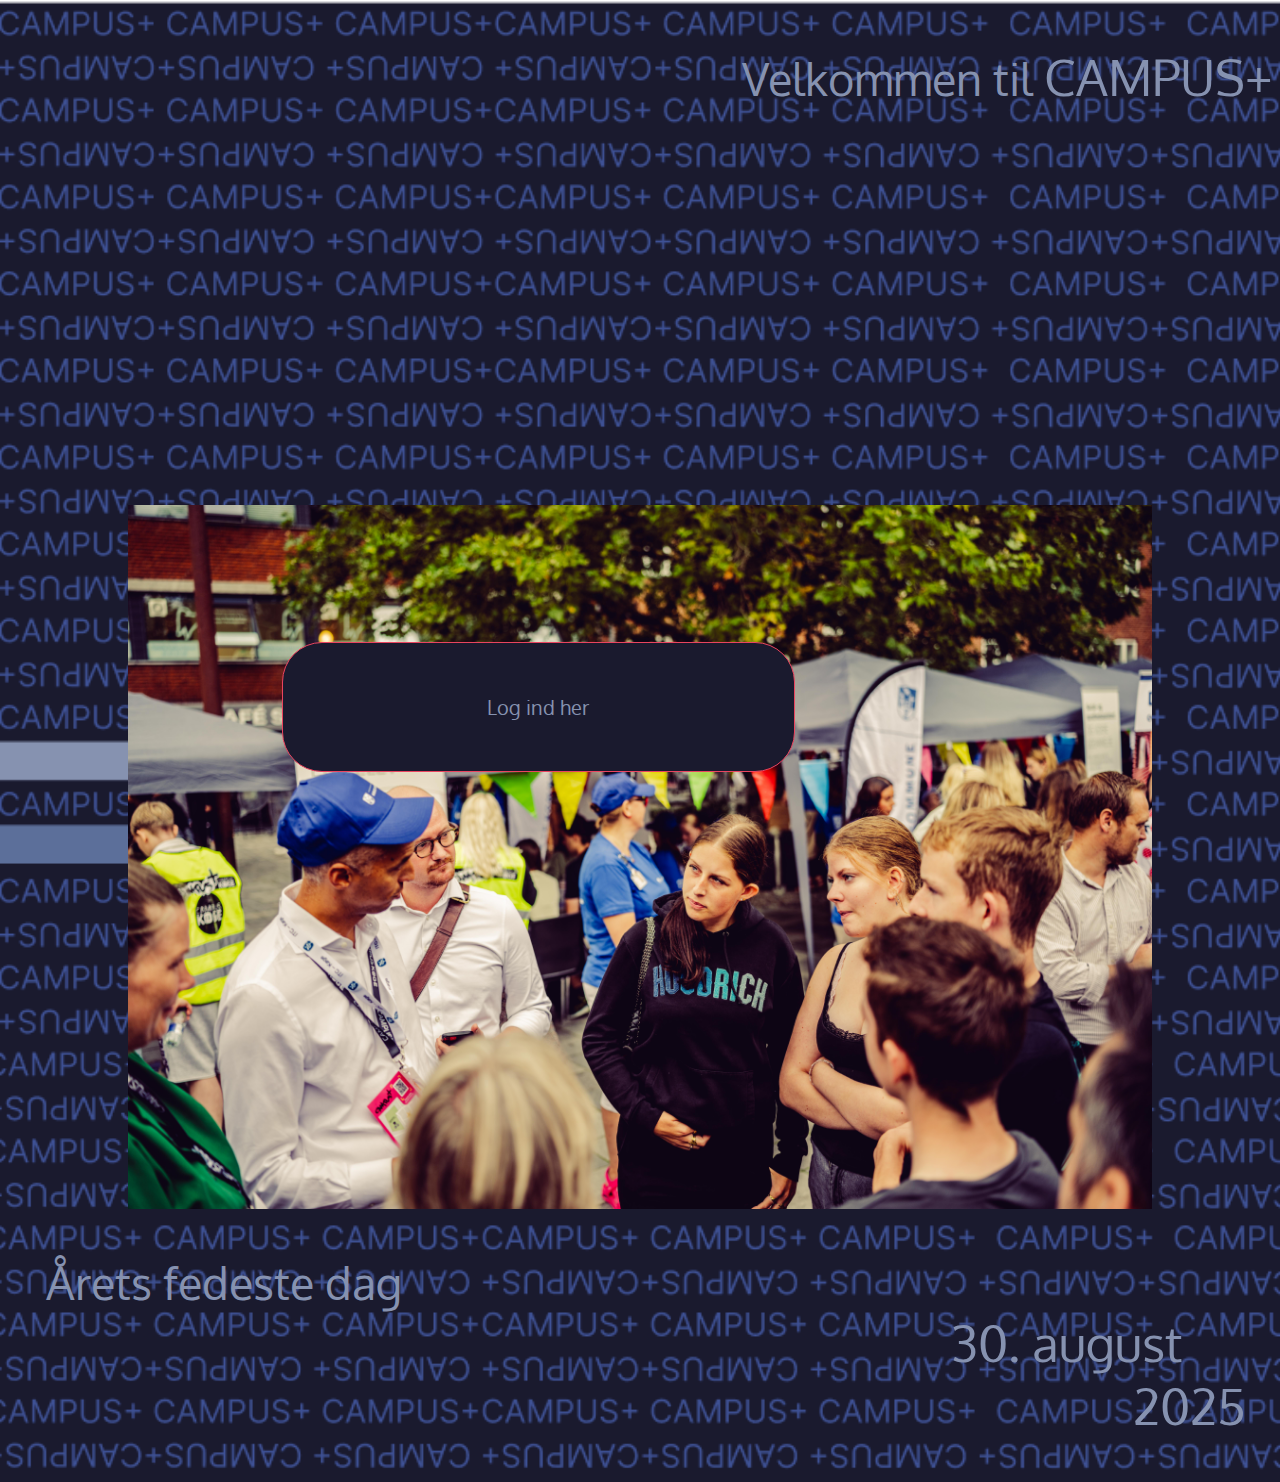
<file: index.html>
<!DOCTYPE html>
<html lang="en">
<head>
    <meta charset="UTF-8">
    <meta name="viewport" content="width=device-width, initial-scale=1" />
    <link rel="stylesheet" href="styles.css">
    <link rel="preconnect" href="https://fonts.googleapis.com">
    <link rel="preconnect" href="https://fonts.gstatic.com" crossorigin>
    <link href="https://fonts.googleapis.com/css2?family=Italianno&family=Merriweather+Sans&family=Montserrat:ital,wght@0,100..900;1,100..900&family=Oxygen:wght@300;400&display=swap" rel="stylesheet">
    <title>Forside</title>

    <style>
        body {
            background-image: url('fotos/baggrund.png');
            background-repeat: no-repeat;
            background-attachment: fixed;
            background-size: cover;
            font-family: 'Oxygen', sans-serif;
        }
    </style>
</head>
<body>

<p id="velkommen">
    Velkommen til
    <span class="større-tekst">CAMPUS+</span>
</p>

<img id="forsidebillede" src="fotos/Marcus%20Eckhoff%20-%20Campus+-87.jpg" alt="forsidebillede">

<p id="årets">
    <span class="left">Årets fedeste dag</span>
    <span class="stor-tekst">30. august</span>
    <span class="stor-tekst1">2025</span>
</p>

<a id="logind" href="logind.html" target="_blank">Log ind her</a>



</body>
</html>
</file>
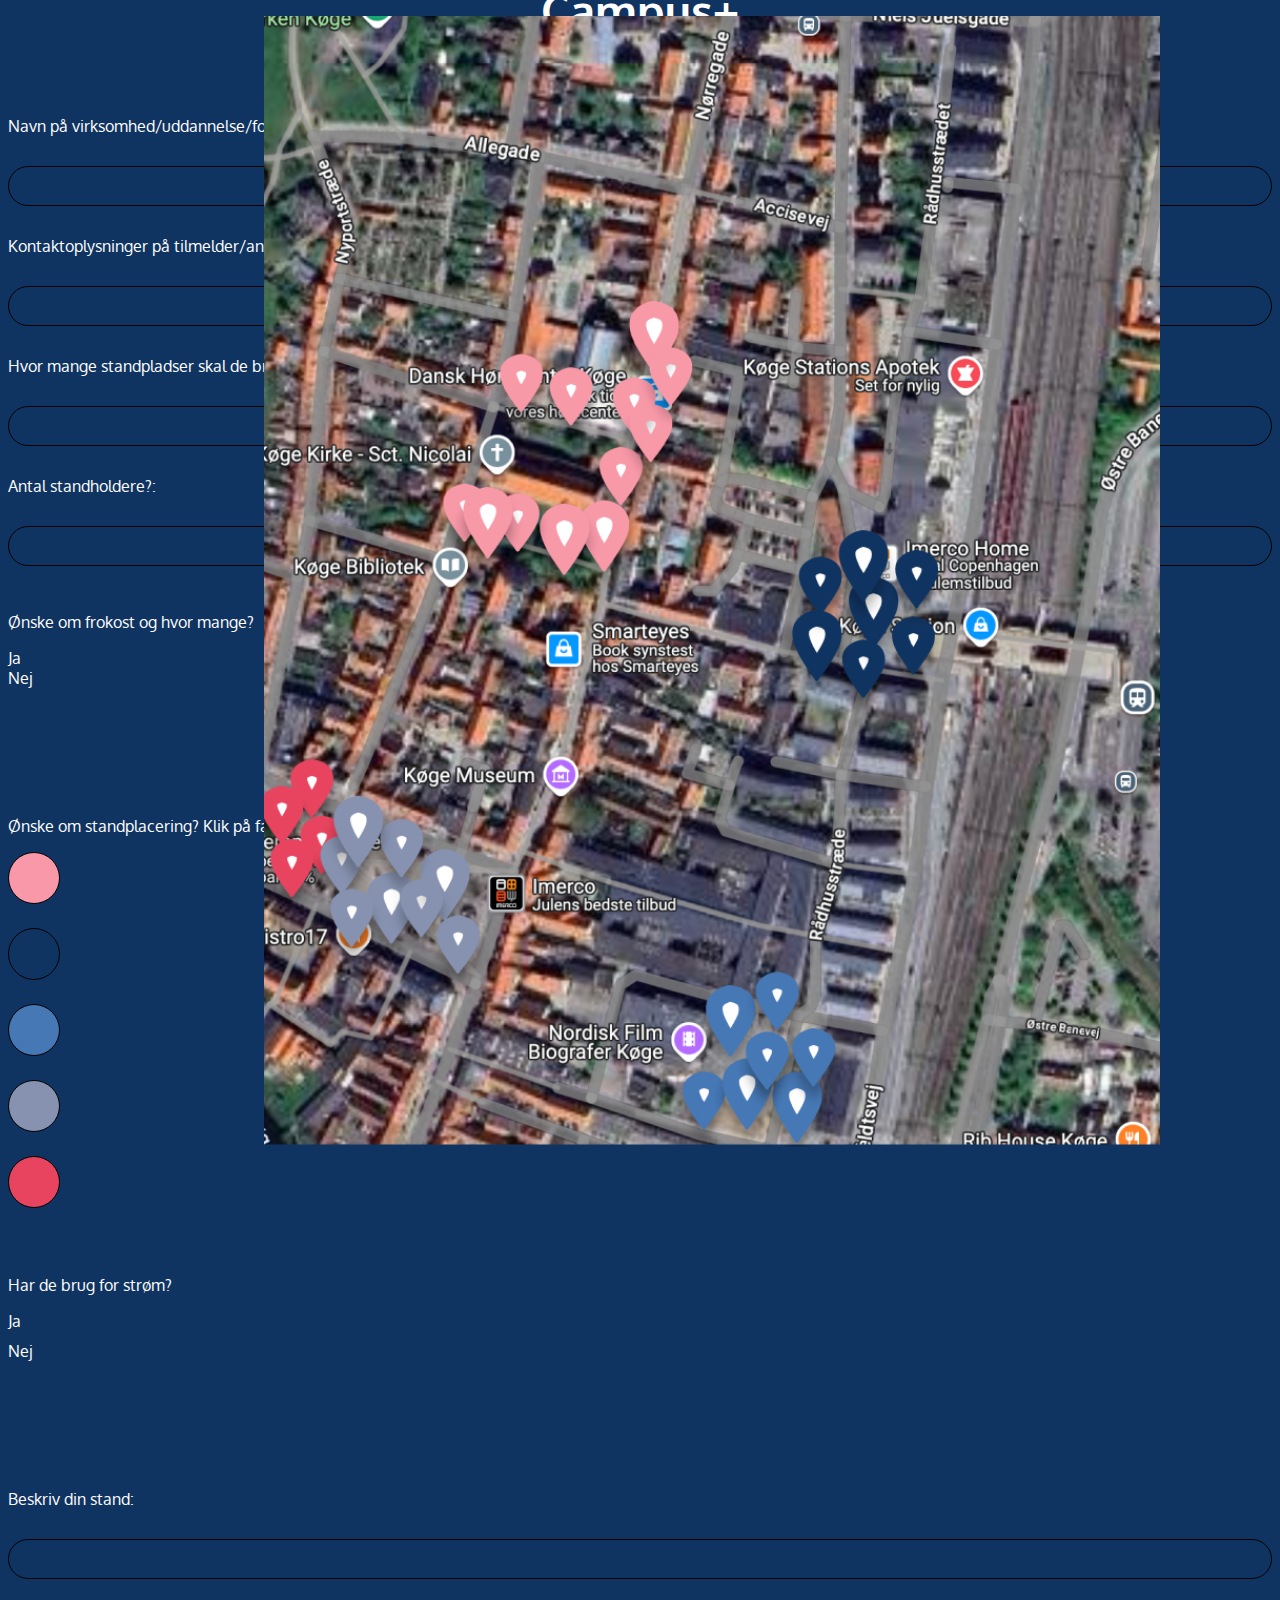
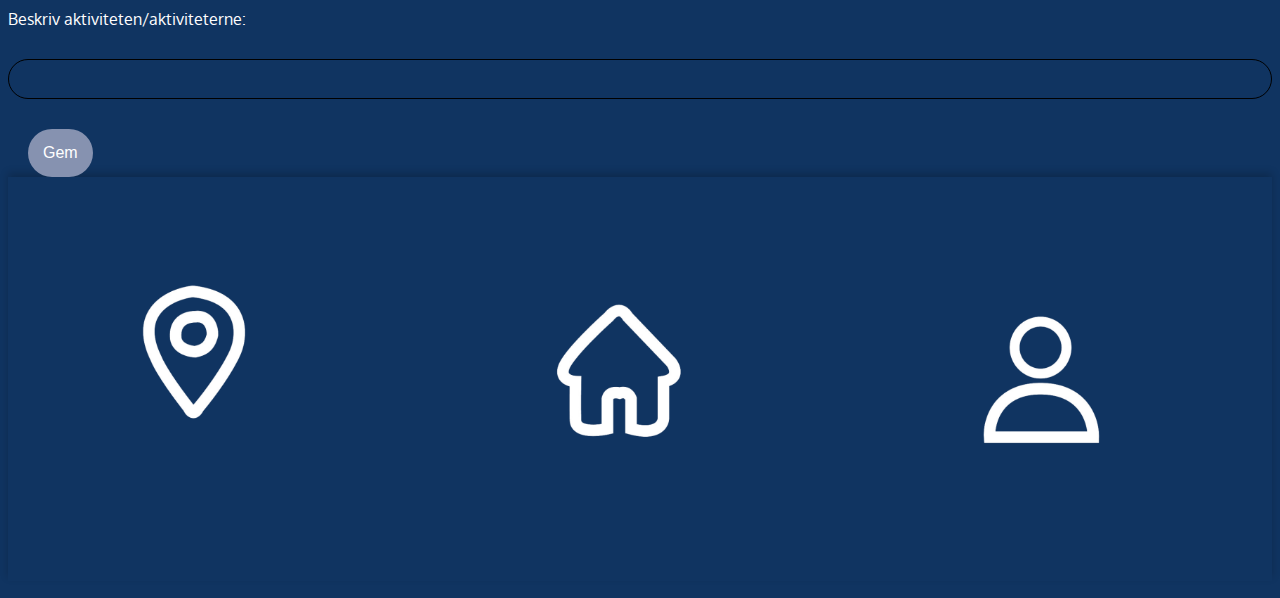
<file: dinstand.html>
<!DOCTYPE html>
<html lang="en">
<head>
  <meta charset="UTF-8">
  <meta name="viewport" content="width=device-width, initial-scale=1" />
  <link rel="stylesheet" href="styles.css">
  <link rel="preconnect" href="https://fonts.googleapis.com">
  <link rel="preconnect" href="https://fonts.gstatic.com" crossorigin>
  <link href="https://fonts.googleapis.com/css2?family=Italianno&family=Merriweather+Sans&family=Montserrat:ital,wght@0,100..900;1,100..900&family=Oxygen:wght@300;400&display=swap" rel="stylesheet">
  <title>Dinstand</title>
  <script src="script.js"></script>

  <style>
    body {
      font-family: 'Oxygen', sans-serif; /* Bruger fonten Oxygen som standard */
    }
  </style>

</head>

<body style="background-color:#103461;">


<h1 id="overskrift2">Campus+</h1>

<h2 id="dinstand"> Din stand</h2>



<form id="standForm">
  <label class="farve" for="vname">Navn på virksomhed/uddannelse/forening:</label><br>
  <input type="text" id="vname" name="vname" class="fælles"><br>

  <label class="farve" for="kontakt">Kontaktoplysninger på tilmelder/ansvarlig for standen:</label><br>
  <input type="text" id="kontakt" name="kontakt" class="fælles"><br>

  <label class="farve" for="stande">Hvor mange standpladser skal de bruge?:</label><br>
  <input type="text" id="stande" name="stande" class="fælles"><br>

  <label class="farve" for="antal">Antal standholdere?:</label><br>
  <input type="text" id="standholdere" name="standholdere" class="fælles"><br>

  <p id="ønsker">Ønske om frokost og hvor mange?</p>
  <form class="radio-form">
    <div class="radio-item">
      <input type="radio" id="ja" name="svar" value="Ja" onclick="toggleFrokostSpørgsmål(this)">
      <label for="ja">Ja</label>
    </div>
    <div class="radio-item">
      <input type="radio" id="nej" name="svar" value="Nej" onclick="toggleFrokostSpørgsmål(this)">
      <label for="nej">Nej</label>
    </div>

    <div id="frokost-spørgsmål" style="display:none;">
      <label for="antal">Hvor mange personer?</label>
      <input type="number" id="antal" name="antal" min="1" max="10">
    </div>
  </form>

  <p id="standplacering">Ønske om standplacering? Klik på farven</p>

  <form class="radio-form">
    <div class="radio-item">
      <input type="radio" id="red" name="svar" value="Red">
      <label for="red" class="color-box" style="background-color: #f898a8;"></label>
    </div>
    <div class="radio-item">
      <input type="radio" id="blue" name="svar" value="Blue">
      <label for="blue" class="color-box" style="background-color: #103461;"></label>
    </div>
    <div class="radio-item">
      <input type="radio" id="green" name="svar" value="Green">
      <label for="green" class="color-box" style="background-color: #4678b6;"></label>
    </div>
    <div class="radio-item">
      <input type="radio" id="gray" name="svar" value="Gray">
      <label for="gray" class="color-box" style="background-color: #8692b0;"></label>
    </div>
    <div class="radio-item">
      <input type="radio" id="pink" name="svar" value="Pink">
      <label for="pink" class="color-box" style="background-color: #e8445f;"></label>
    </div>
    <img src="fotos/køge.png" alt="Icon" class="icon"> <!-- Billedet uden for radio items -->
  </form>

  <p id="strøm">Har de brug for strøm?</p>

  <form class="radio-formm">
    <div class="radio-itemm">
      <input type="radio" id="jaa" name="svarr" value="Jaa" onclick="toggleFrokostSpørgsmål(this)">
      <label for="jaa">Ja</label>
    </div>
    <div class="radio-itemm">
      <input type="radio" id="nejj" name="svarr" value="Nejj" onclick="toggleFrokostSpørgsmål(this)">
      <label for="nejj">Nej</label>
    </div>
  </form>

  <form>
    <label class="farve" for="beskriv">Beskriv din stand:</label><br>
    <input type="text" id="beskriv" name="vname" class="fælles"><br>

    <label class="farve" for="aktivitet">Beskriv aktiviteten/aktiviteterne:</label><br>
    <input type="text" id="aktivitet" name="kontakt" class="fælles"><br>
  </form>

  <button id="afstand type="button id="gemKnapp">Gem</button>
</form>




<div class="row5">
  <div class="billeder">
    <a href="maps.html"> <img src="fotos/maps.png" alt="maps"></a>
  </div>

  <div class="billeder">
    <a href="homepage.html"> <img src="fotos/home.png" alt="home"></a>
  </div>

  <div class="billeder">
    <a href="dinstand.html"> <img src="fotos/profil.png" alt="profil"></a>
  </div>
</div>


</body>
</html>
</file>
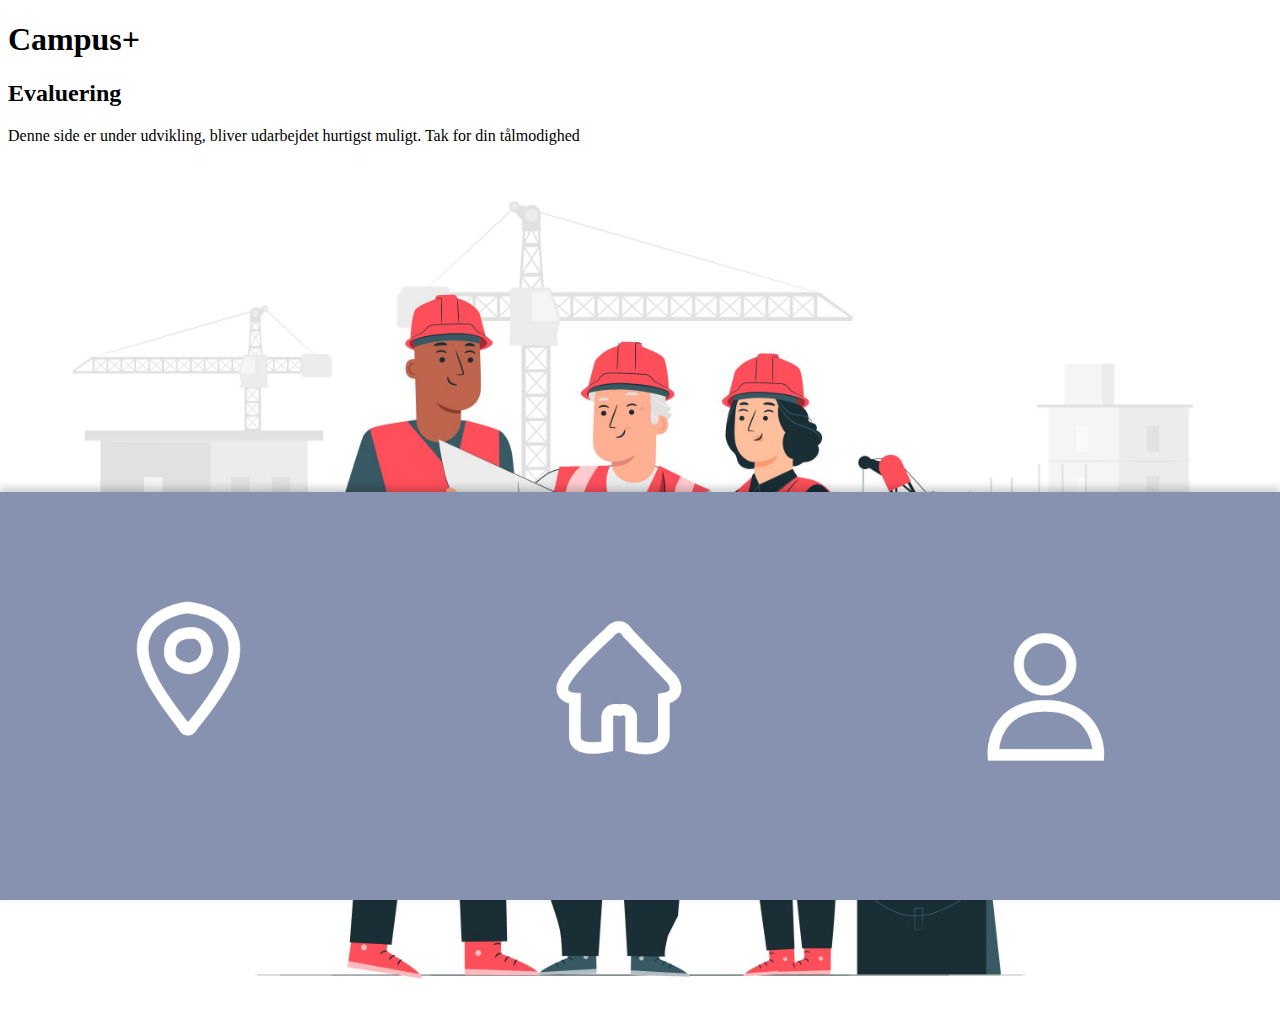
<file: evaluering.html>
<!DOCTYPE html>
<html lang="en">
<head>
    <meta charset="UTF-8">
    <title>evaluering</title>
    <link rel="stylesheet" href="styles.css">
</head>
<body>
<h1>Campus+</h1>

<h2>Evaluering</h2>

<p>Denne side er under udvikling, bliver udarbejdet hurtigst muligt. Tak for din tålmodighed </p>

<img src="fotos/bygge.jpg" width="100%">


<div class="row1">
    <div class="billeder">
        <a href="maps.html"> <img src="fotos/maps.png" alt="maps"></a>
    </div>

    <div class="billeder">
        <a href="homepage.html"> <img src="fotos/home.png" alt="home"></a>
    </div>

    <div class="billeder">
        <a href="dinstand.html"> <img src="fotos/profil.png" alt="profil"></a>
    </div>
</div>
</body>
</html>
</file>
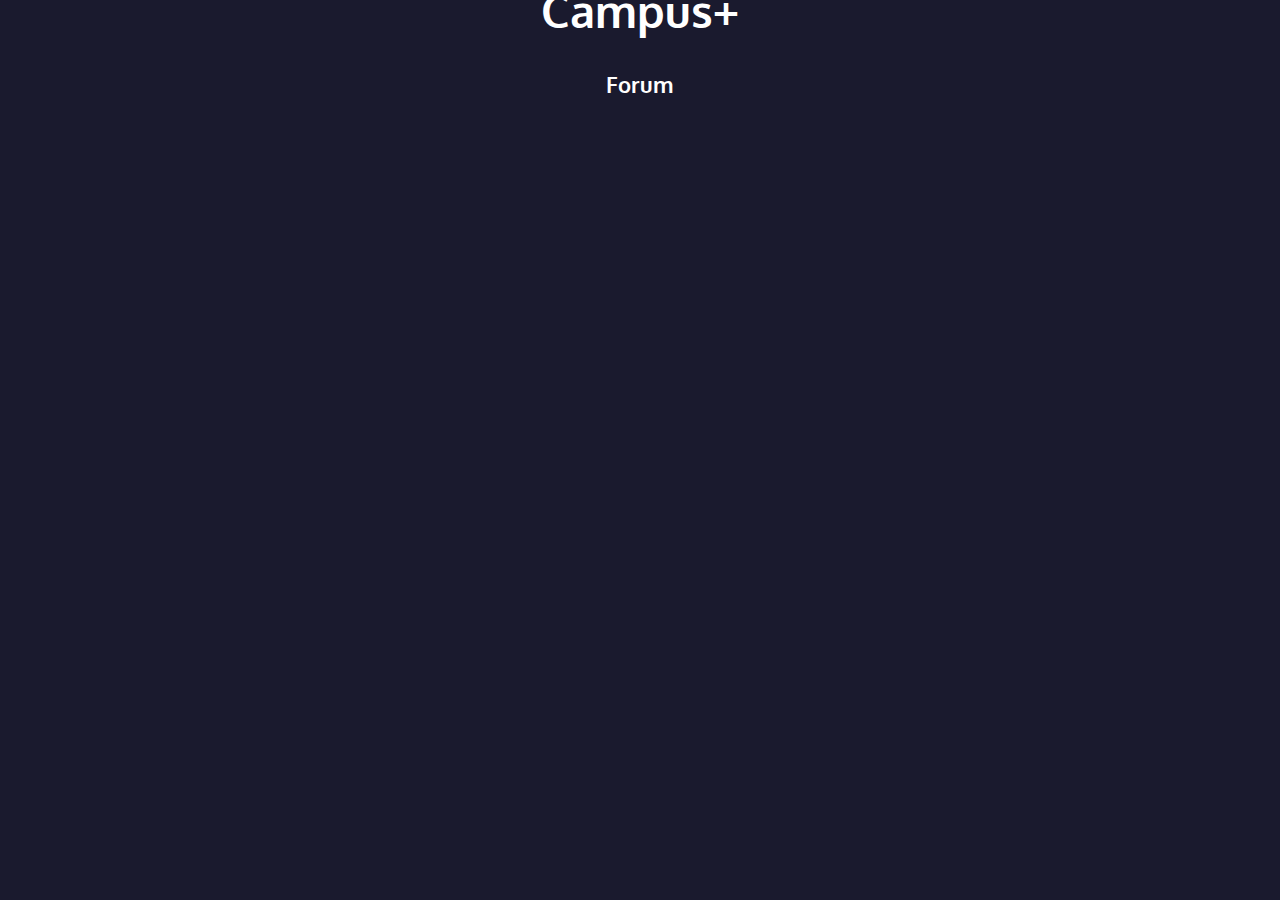
<file: forum.html>
<!DOCTYPE html>
<html lang="en">
<head>
  <meta charset="UTF-8">
  <meta name="viewport" content="width=device-width, initial-scale=1" />
  <link rel="stylesheet" href="styles.css">
  <link rel="preconnect" href="https://fonts.googleapis.com">
  <link rel="preconnect" href="https://fonts.gstatic.com" crossorigin>
  <link href="https://fonts.googleapis.com/css2?family=Italianno&family=Merriweather+Sans&family=Montserrat:ital,wght@0,100..900;1,100..900&family=Oxygen:wght@300;400&display=swap" rel="stylesheet">
  <title>Forum</title>
  <script src="script.js"></script>

  <style>
    body {
      font-family: 'Oxygen', sans-serif; /* Bruger fonten Oxygen som standard */
    }
  </style>

</head>

<body style="background-color:#1A1A2E;">
<h1 id="overskrift2">Campus+</h1>

<h2 id="forum"> Forum</h2>





</body>
</html>
</file>
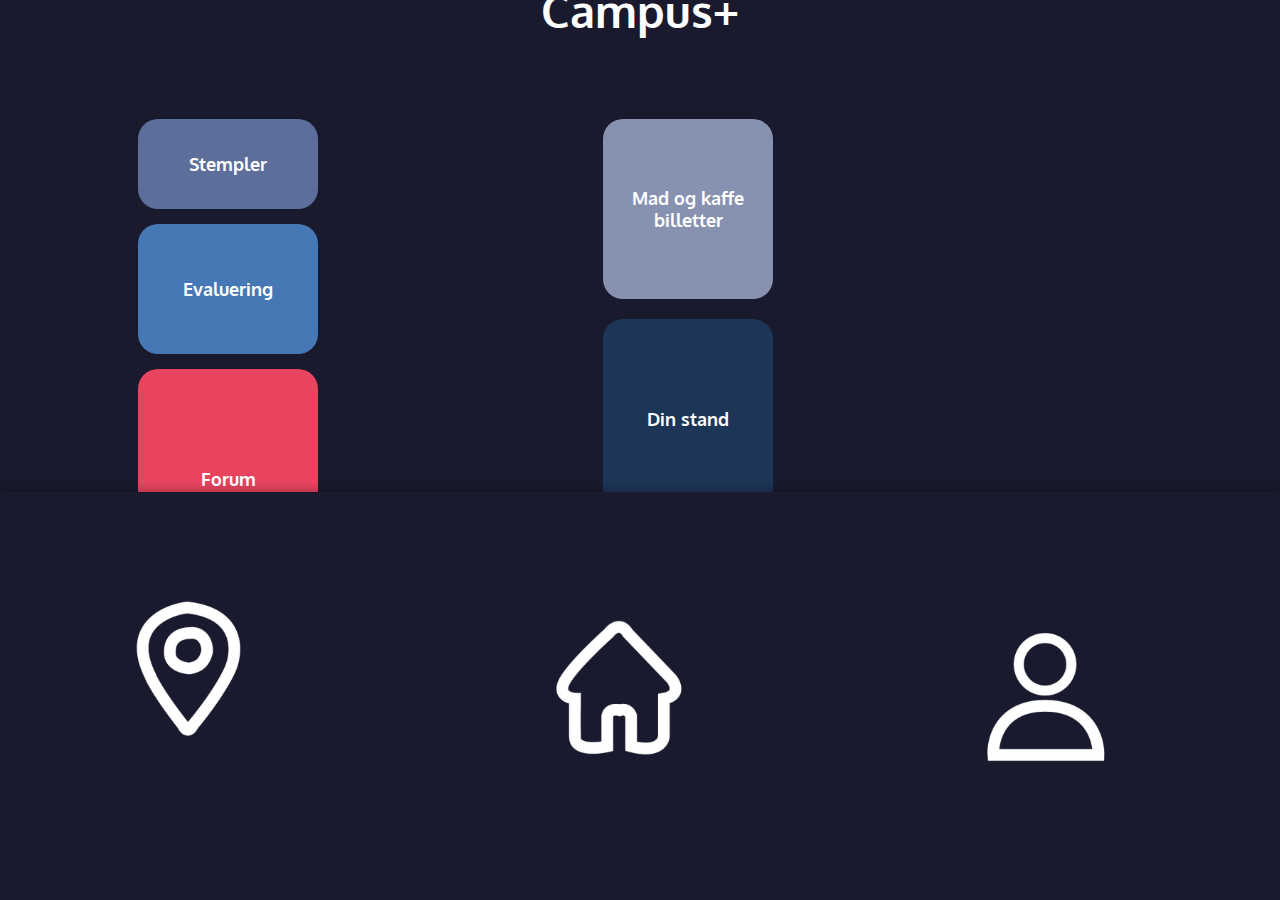
<file: homepage.html>
<!DOCTYPE html>
<html lang="en">
<head>
    <meta charset="UTF-8">
    <meta name="viewport" content="width=device-width, initial-scale=1" />
    <link rel="stylesheet" href="styles.css">
    <link rel="preconnect" href="https://fonts.googleapis.com">
    <link rel="preconnect" href="https://fonts.gstatic.com" crossorigin>
    <link href="https://fonts.googleapis.com/css2?family=Italianno&family=Merriweather+Sans&family=Montserrat:ital,wght@0,100..900;1,100..900&family=Oxygen:wght@300;400&display=swap" rel="stylesheet">
    <title>Homepage</title>

    <style>
        body {
            font-family: 'Oxygen', sans-serif; /* Bruger fonten Oxygen som standard */
        }
    </style>

</head>

<body style="background-color:#1A1A2E;">

<h1 id="overskrift2">Campus+</h1>



<div class="buttons-container">
    <a href="stempler.html" class="button stempler">Stempler</a>
    <a href="madogkaffe.html" class="button mad">Mad og kaffe billetter</a>
    <a href="evaluering.html" class="button evaluering">Evaluering</a>
    <a href="dinstand.html" class="button stand">Din stand</a>
    <a href="forum.html" class="button forum">Forum</a>
</div>







<div class="row">
    <div class="billeder">
        <a href="maps.html"> <img src="fotos/maps.png" alt="maps"></a>
    </div>

    <div class="billeder">
        <a href="homepage.html"> <img src="fotos/home.png" alt="home"></a>
    </div>

    <div class="billeder">
        <a href="dinstand.html"> <img src="fotos/profil.png" alt="profil"></a>
    </div>
</div>


</body>
</html>
</file>
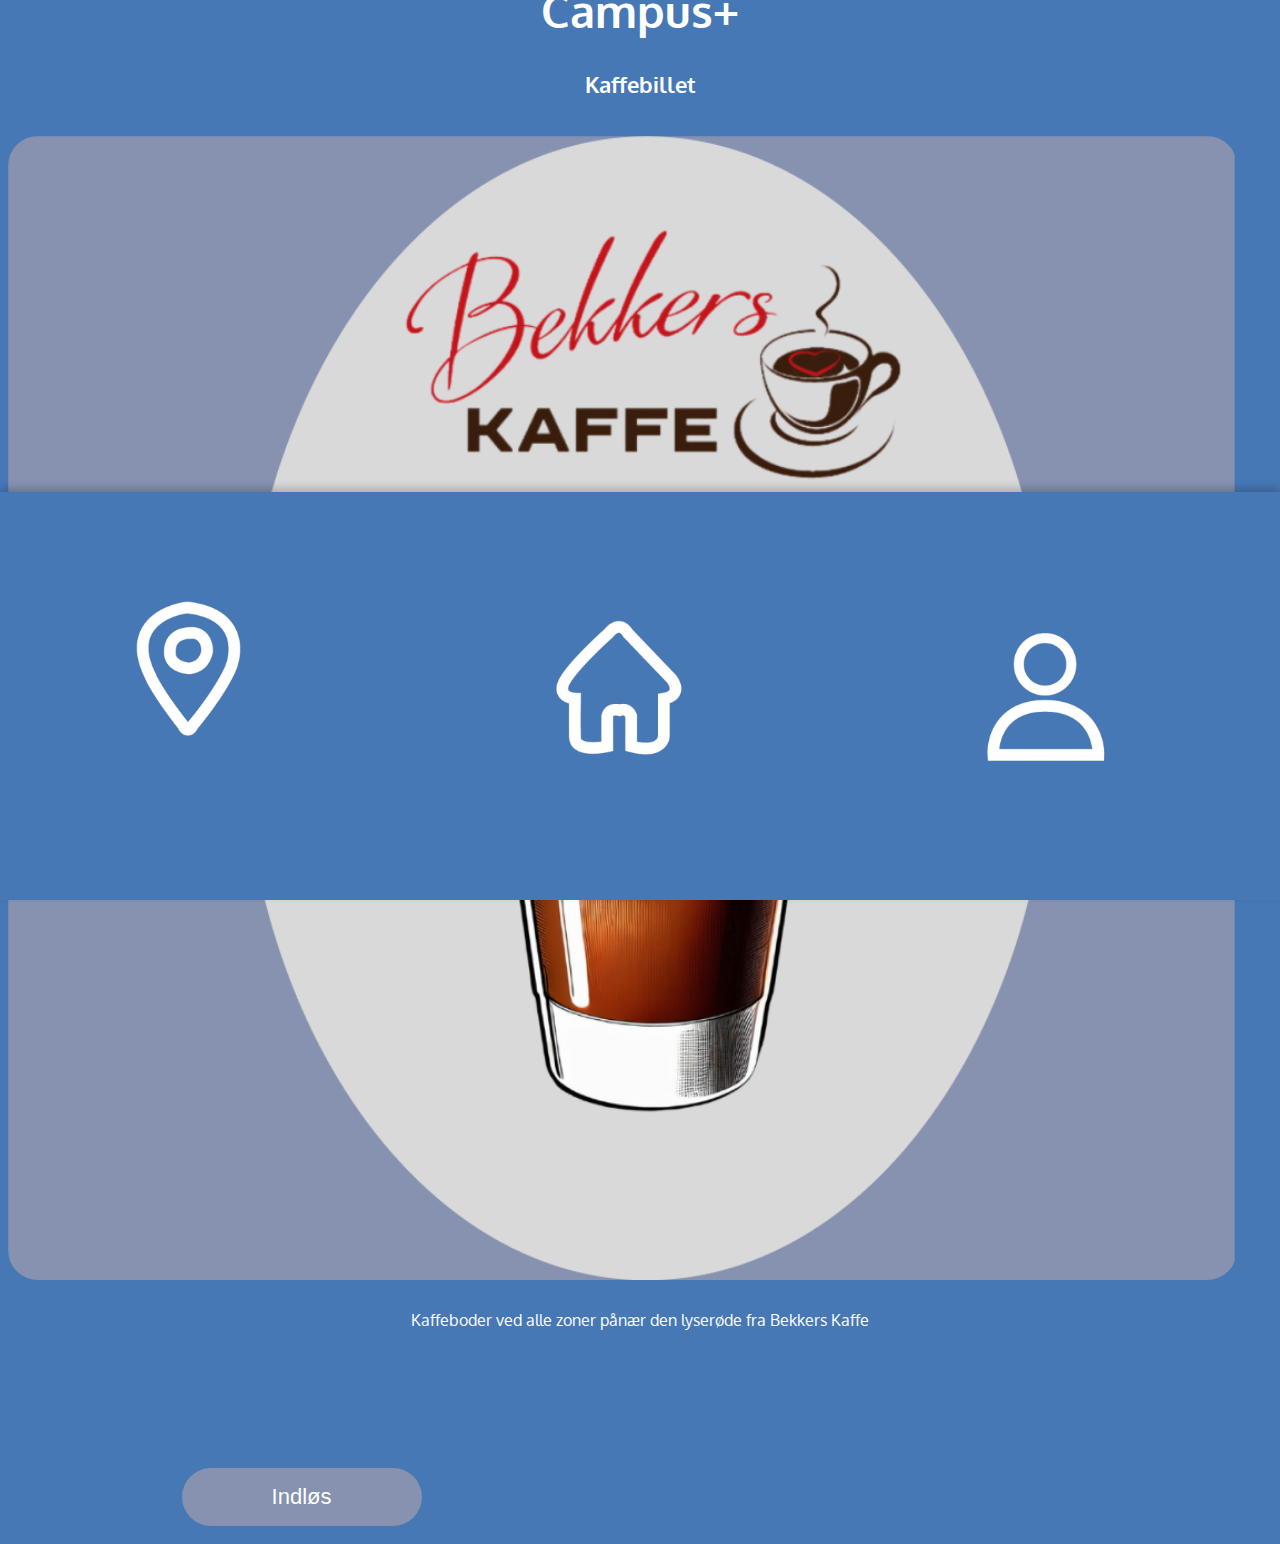
<file: kaffebillet.html>
<!DOCTYPE html>
<html lang="en">
<head>
  <meta charset="UTF-8">
  <meta name="viewport" content="width=device-width, initial-scale=1" />
  <link rel="stylesheet" href="styles.css">
  <link rel="preconnect" href="https://fonts.googleapis.com">
  <link rel="preconnect" href="https://fonts.gstatic.com" crossorigin>
  <link href="https://fonts.googleapis.com/css2?family=Italianno&family=Merriweather+Sans&family=Montserrat:ital,wght@0,100..900;1,100..900&family=Oxygen:wght@300;400&display=swap" rel="stylesheet">
  <title>kaffebillet</title>
  <script src="script.js"></script>

  <style>
    body {
      font-family: 'Oxygen', sans-serif; /* Bruger fonten Oxygen som standard */
    }
  </style>

</head>

<body style="background-color:#4678b6;">

<h1 id="overskrift2">Campus+</h1>

<h2 id="kaffebilletten"> Kaffebillet</h2>

<img src="fotos/kaffen.png" alt="mad" id="kaffen">

<p id="kaffe">Kaffeboder ved alle zoner pånær den lyserøde fra Bekkers Kaffe</p>


<div class="madbillet">
  <button id="indlos-knap" onclick="indlosBilletten()">Indløs</button>
</div>




<div class="row3">
  <div class="billeder">
    <a href="maps.html"> <img src="fotos/maps.png" alt="maps"></a>
  </div>

  <div class="billeder">
    <a href="homepage.html"> <img src="fotos/home.png" alt="home"></a>
  </div>

  <div class="billeder">
    <a href="profil.html"> <img src="fotos/profil.png" alt="profil"></a>
  </div>
</div>

</body>
</html>
</file>
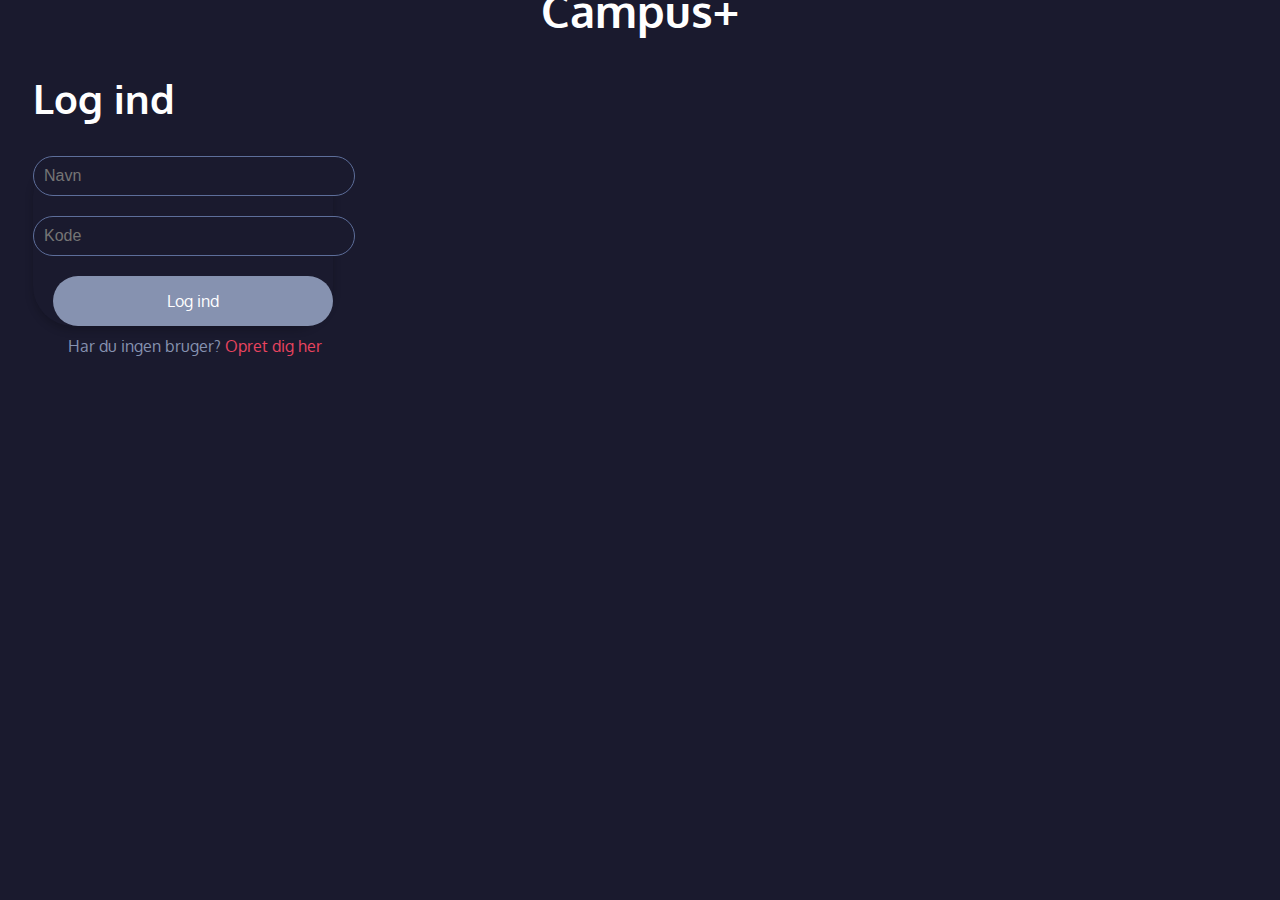
<file: logind.html>
<!DOCTYPE html>
<html lang="en">
<head>
    <meta charset="UTF-8">
    <meta name="viewport" content="width=device-width, initial-scale=1" />
    <link rel="stylesheet" href="styles.css">
    <link rel="preconnect" href="https://fonts.googleapis.com">
    <link rel="preconnect" href="https://fonts.gstatic.com" crossorigin>
    <link href="https://fonts.googleapis.com/css2?family=Italianno&family=Merriweather+Sans&family=Montserrat:ital,wght@0,100..900;1,100..900&family=Oxygen:wght@300;400&display=swap" rel="stylesheet">
    <title>Logind</title>

    <style>
        body {
            font-family: 'Oxygen', sans-serif; /* Bruger fonten Oxygen som standard */
        }
    </style>

</head>

<body style="background-color:#1A1A2E;">

<h1 id="overskrift2">Campus+</h1>

<h2 id="log"> Log ind </h2>




<div class="topnav">
    <div class="login-container">
        <form action="/action_page.php">
            <label>
                <input class="navn" type="text" placeholder="Navn" name="navn">
            </label>
            <label>
                <input class="kode" type="text" placeholder="Kode" name="kode">
            </label>
            <a id="logindd" href="homepage.html" type="submit">Log ind </a>
        </form>
    </div>
</div>


<div class="opret">
<a id="opret" href="opret.html" target="_blank">Har du ingen bruger?
    <span class="stor-tekst2">Opret dig her</span> </a>
</div>


</body>
</html>
</file>
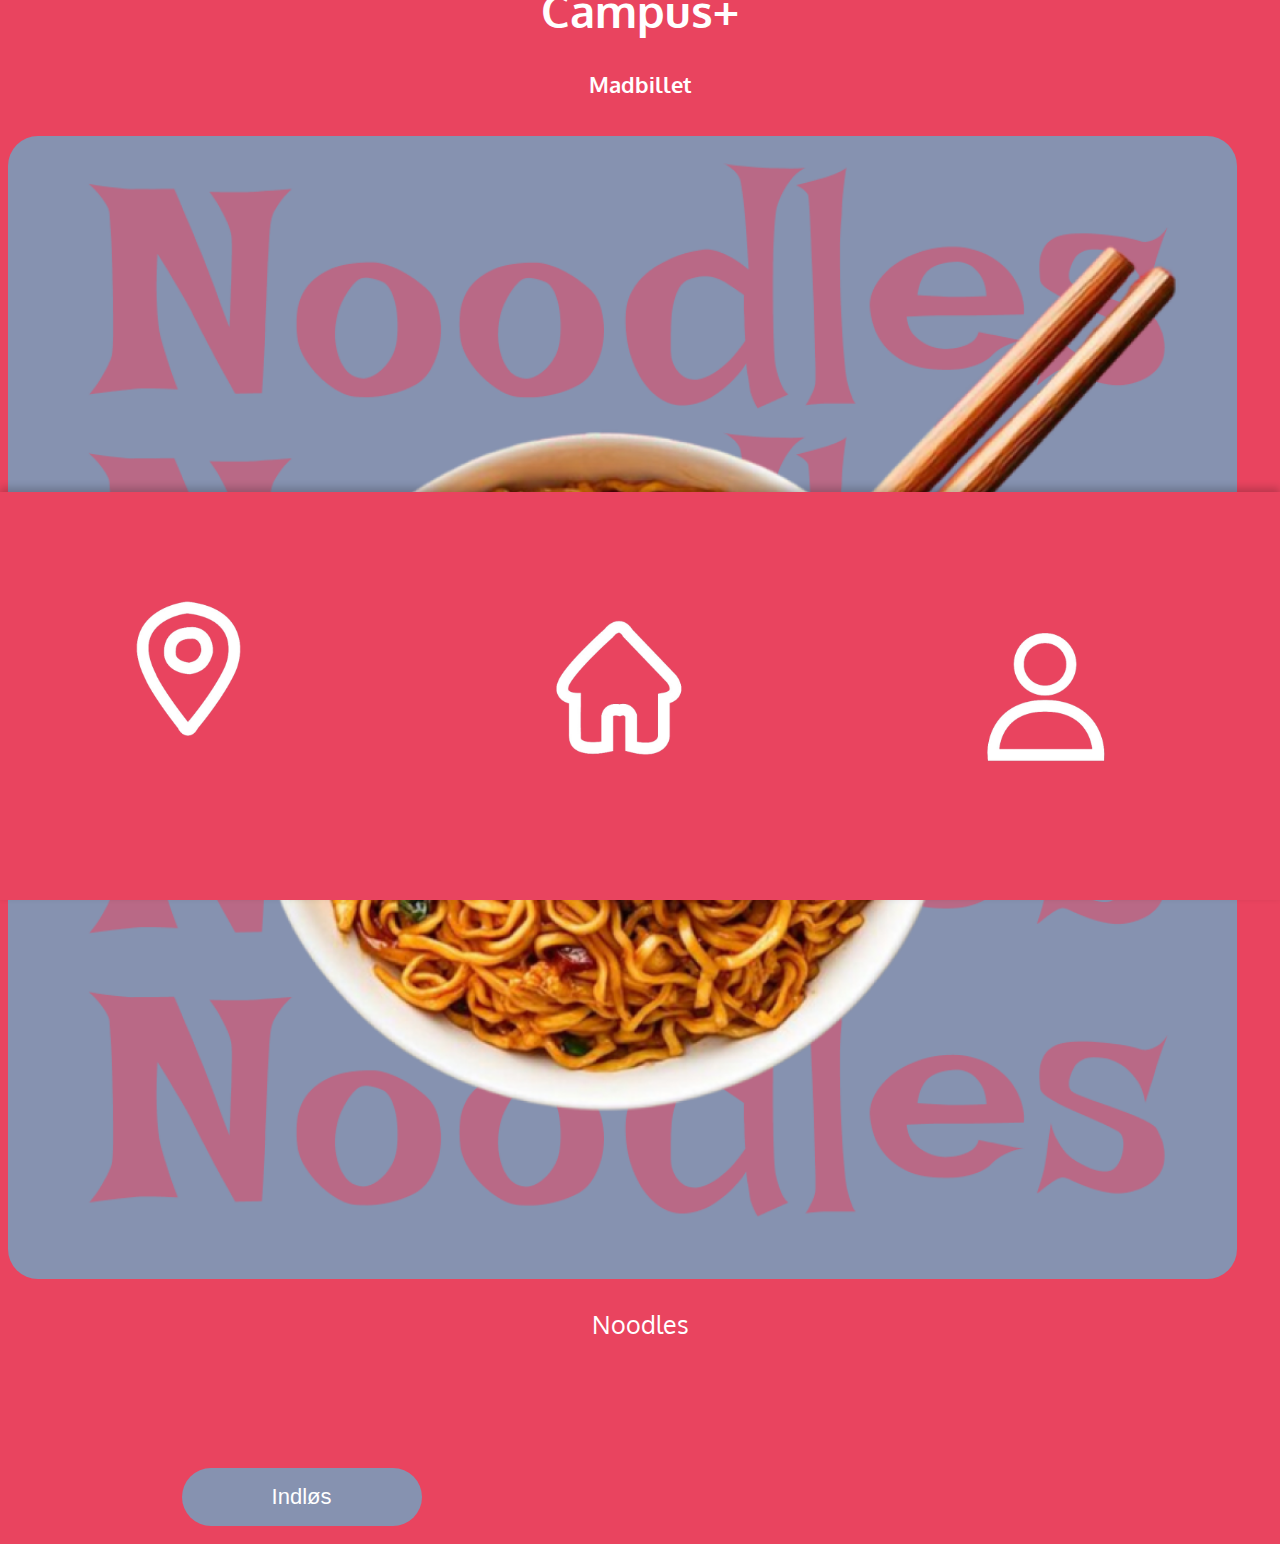
<file: madbillet.html>
<!DOCTYPE html>
<html lang="en">
<head>
  <meta charset="UTF-8">
  <meta name="viewport" content="width=device-width, initial-scale=1" />
  <link rel="stylesheet" href="styles.css">
  <link rel="preconnect" href="https://fonts.googleapis.com">
  <link rel="preconnect" href="https://fonts.gstatic.com" crossorigin>
  <link href="https://fonts.googleapis.com/css2?family=Italianno&family=Merriweather+Sans&family=Montserrat:ital,wght@0,100..900;1,100..900&family=Oxygen:wght@300;400&display=swap" rel="stylesheet">
  <title>madbillet</title>
  <script src="script.js"></script>

  <style>
    body {
      font-family: 'Oxygen', sans-serif; /* Bruger fonten Oxygen som standard */
    }
  </style>

</head>

<body style="background-color:#e9445f;">

<h1 id="overskrift2">Campus+</h1>

<h2 id="madbilletten"> Madbillet</h2>

<img src="fotos/mad.png" alt="mad" id="maden">

<p id="noodles">Noodles</p>


<div class="madbillet">
  <button id="indlos-knap" onclick="indlosBilletten()">Indløs</button>
</div>




<div class="row2">
  <div class="billeder">
    <a href="maps.html"> <img src="fotos/maps.png" alt="maps"></a>
  </div>

  <div class="billeder">
    <a href="homepage.html"> <img src="fotos/home.png" alt="home"></a>
  </div>

  <div class="billeder">
    <a href="dinstand.html"> <img src="fotos/profil.png" alt="profil"></a>
  </div>
</div>

</body>
</html>
</file>
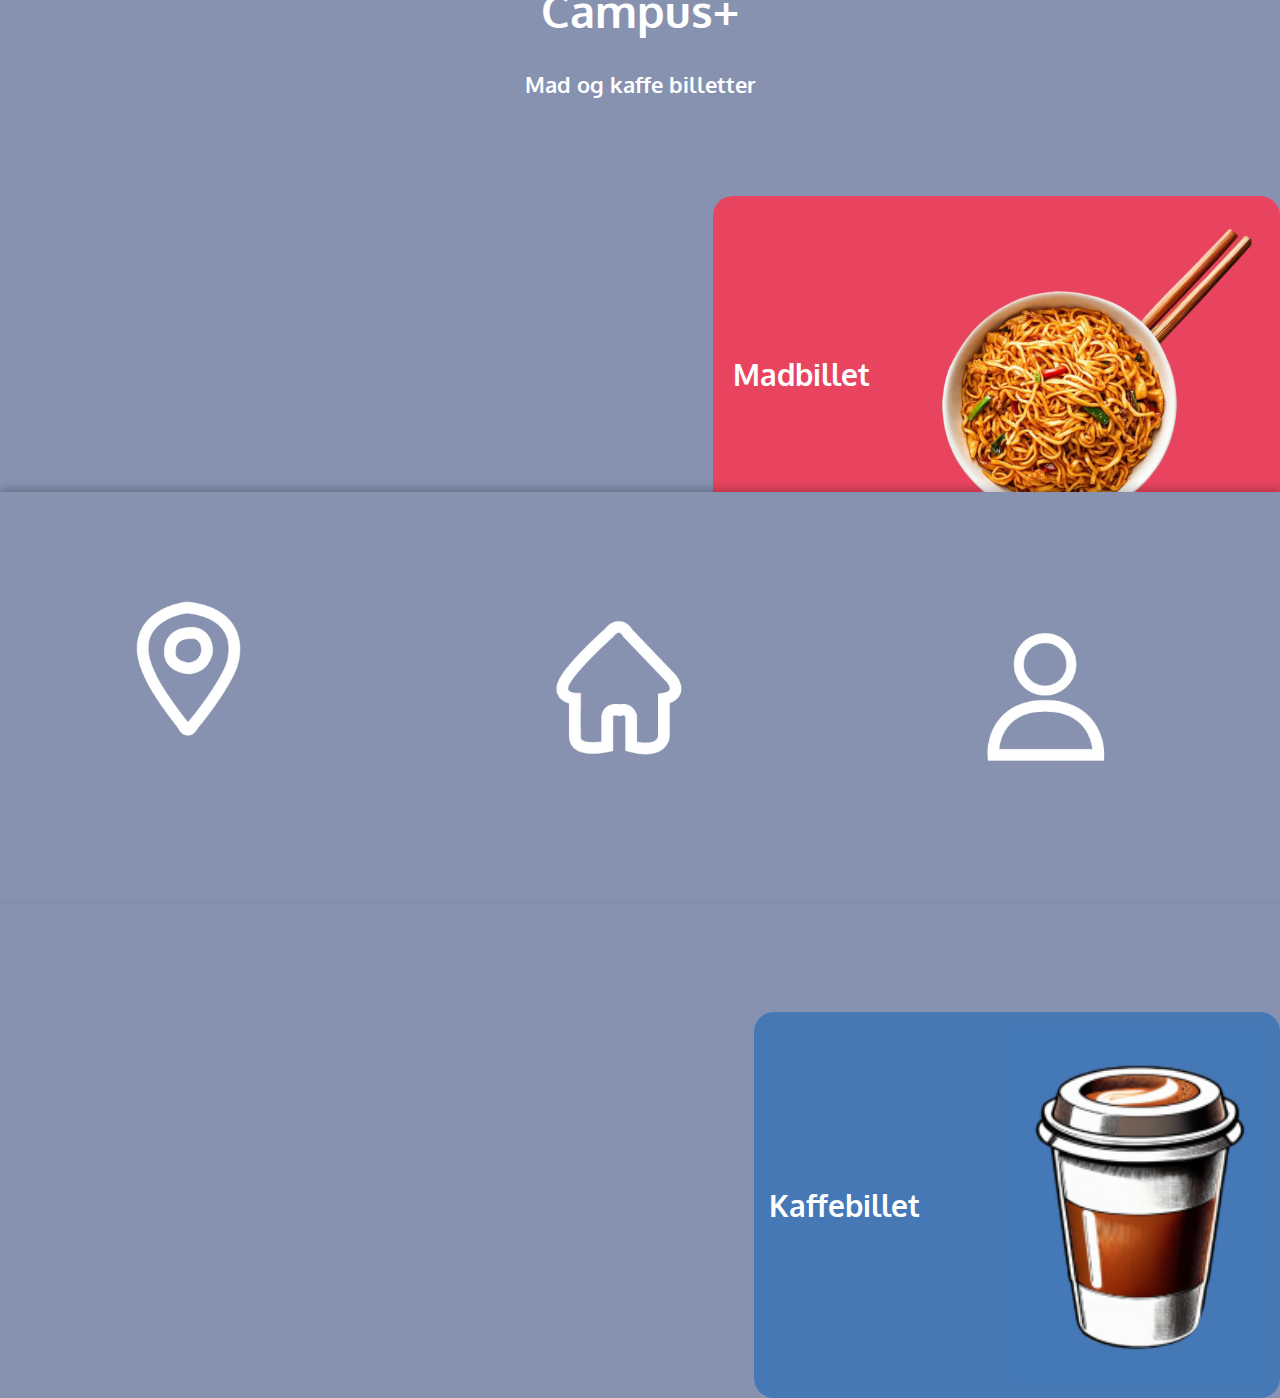
<file: madogkaffe.html>
<!DOCTYPE html>
<html lang="en">
<head>
    <meta charset="UTF-8">
    <meta name="viewport" content="width=device-width, initial-scale=1" />
    <link rel="stylesheet" href="styles.css">
    <link rel="preconnect" href="https://fonts.googleapis.com">
    <link rel="preconnect" href="https://fonts.gstatic.com" crossorigin>
    <link href="https://fonts.googleapis.com/css2?family=Italianno&family=Merriweather+Sans&family=Montserrat:ital,wght@0,100..900;1,100..900&family=Oxygen:wght@300;400&display=swap" rel="stylesheet">
    <title>Madogkaffe</title>

    <style>
        body {
            font-family: 'Oxygen', sans-serif; /* Bruger fonten Oxygen som standard */
        }
    </style>

</head>

<body style="background-color:#8692B0;">

<h1 id="overskrift2">Campus+</h1>

<h2 id="madogkaffe"> Mad og kaffe billetter</h2>

<a id="madbillet" href="madbillet.html">
    <img src="fotos/nudel.png" alt="Ikon" class="knap-billede">
    <span>Madbillet</span>
</a>


<a id="kaffebillet" href="kaffebillet.html">
    <img src="fotos/kaffe.png" alt="Ikon" class="knap-billede1">
    <span>Kaffebillet</span>
</a>


<div class="row1">
    <div class="billeder">
        <a href="maps.html"> <img src="fotos/maps.png" alt="maps"></a>
    </div>

    <div class="billeder">
        <a href="homepage.html"> <img src="fotos/home.png" alt="home"></a>
    </div>

    <div class="billeder">
        <a href="dinstand.html"> <img src="fotos/profil.png" alt="profil"></a>
    </div>
</div>

</body>
</html>
</file>
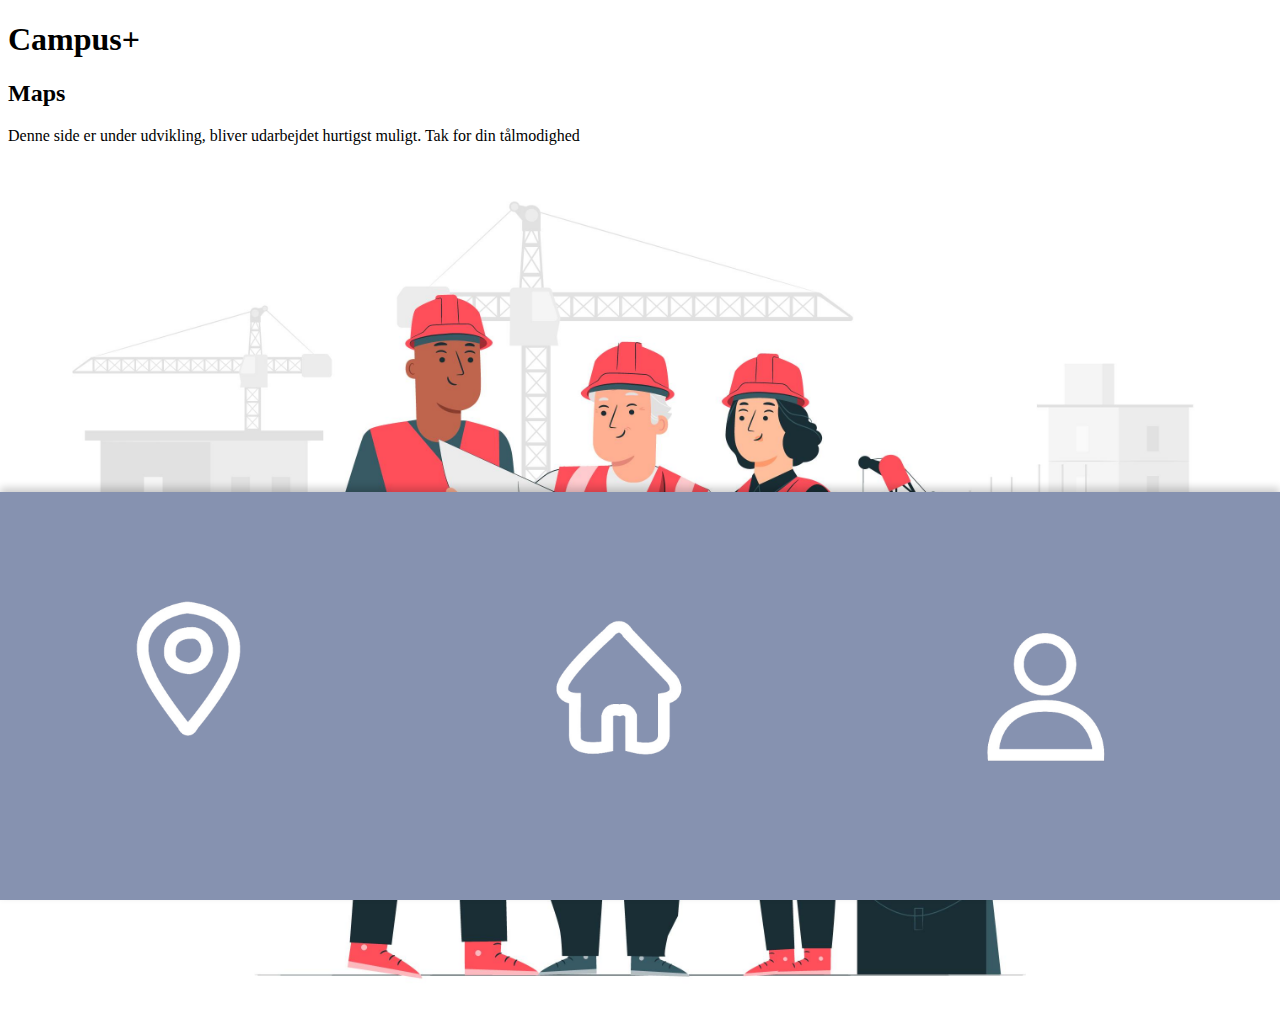
<file: maps.html>
<!DOCTYPE html>
<html lang="en">
<head>
    <meta charset="UTF-8">
    <title>maps</title>
    <link rel="stylesheet" href="styles.css">
</head>
<body>

<h1>Campus+</h1>

<h2>Maps</h2>

<p>Denne side er under udvikling, bliver udarbejdet hurtigst muligt. Tak for din tålmodighed </p>

<img src="fotos/bygge.jpg" width="100%">


<div class="row1">
    <div class="billeder">
        <a href="maps.html"> <img src="fotos/maps.png" alt="maps"></a>
    </div>

    <div class="billeder">
        <a href="homepage.html"> <img src="fotos/home.png" alt="home"></a>
    </div>

    <div class="billeder">
        <a href="dinstand.html"> <img src="fotos/profil.png" alt="profil"></a>
    </div>
</div>
</body>
</html>
</file>
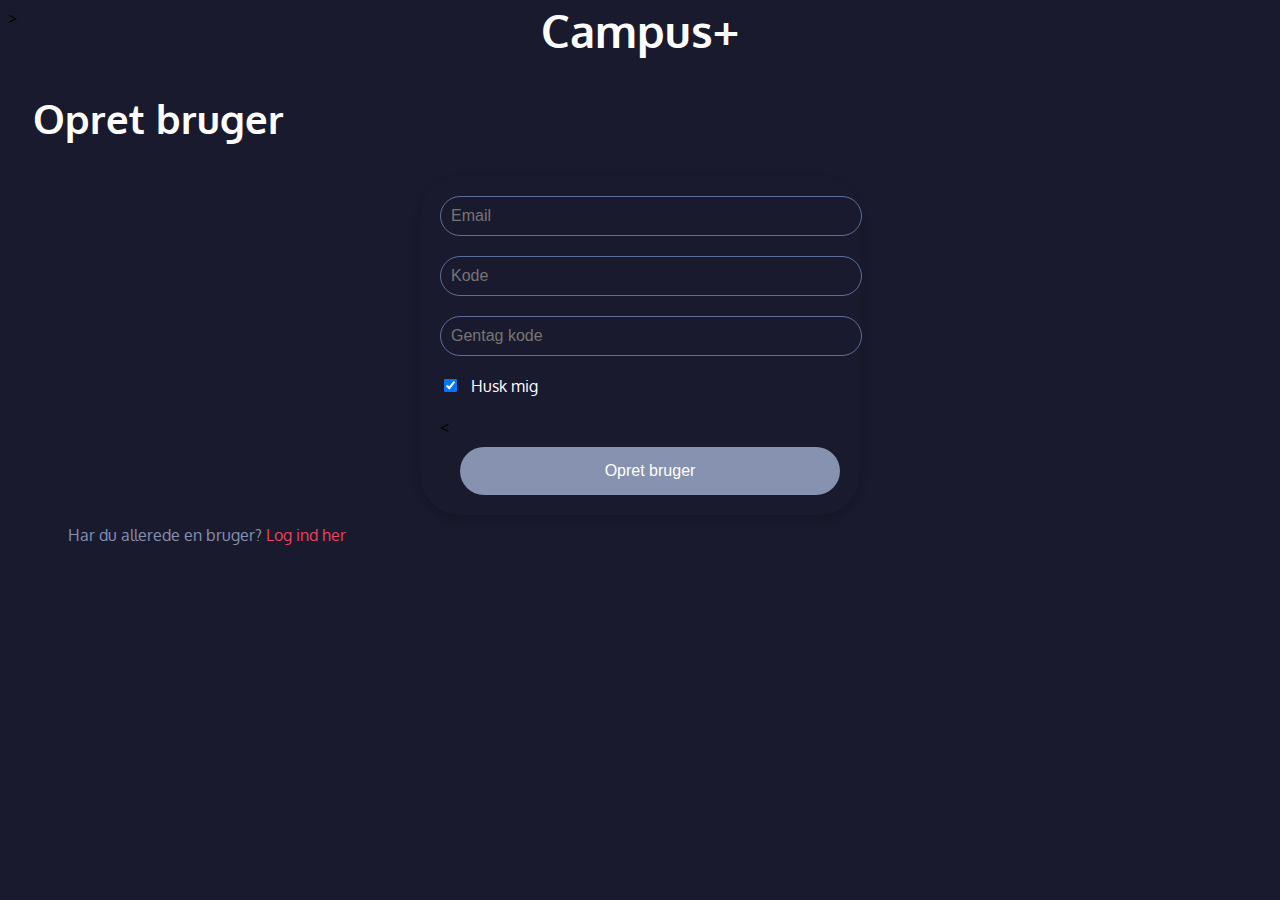
<file: opret.html>
<!DOCTYPE html>
<html lang="en">
<head>
    <meta charset="UTF-8">
    <meta name="viewport" content="width=device-width, initial-scale=1" />
    <link rel="stylesheet" href="styles.css">
    <link rel="preconnect" href="https://fonts.googleapis.com">
    <link rel="preconnect" href="https://fonts.gstatic.com" crossorigin>
    <link href="https://fonts.googleapis.com/css2?family=Italianno&family=Merriweather+Sans&family=Montserrat:ital,wght@0,100..900;1,100..900&family=Oxygen:wght@300;400&display=swap" rel="stylesheet">
    <title>Opret</title>
    <script src="script.js"></script>
    <style>
        body {
            font-family: 'Oxygen', sans-serif; /* Bruger fonten Oxygen som standard */
        }
    </style>
</head>
<body style="background-color:#1A1A2E;">>

<h1 id="overskrift2">Campus+</h1>

<h2 id="bruger"> Opret bruger</h2>



<form action="homepage.html" method="GET" class="signup-form">
    <div class="container">


        <label>
            <input type="text" placeholder="Email" name="email" required>
        </label>

        <label>
            <input type="password" placeholder="Kode" name="kode" required minlength="8" maxlength="20">
        </label>

        <label>
            <input type="password" placeholder="Gentag kode" name="gentag-kode" required minlength="8" maxlength="20">
        </label>

        <label>
            <input type="checkbox" checked="checked" name="remember" style="margin-bottom:15px"> Husk mig
        </label>

        <input type="hidden" name="csrf_token" value="din-generate-token-her">


        <<div class="clearfix">
        <button type="submit">Opret bruger</button>
        <!-- Skjult link -->
        <a href="homepage.html" id="redirect-link" style="display:none;">Gå til Homepage</a>
    </div>
    </div>
</form>


<div class="opret">
    <a id="opret" href="logind.html" target="_blank">Har du allerede en bruger?
        <span class="stor-tekst2">Log ind her</span> </a>
</div>



</body>
</html>
</file>
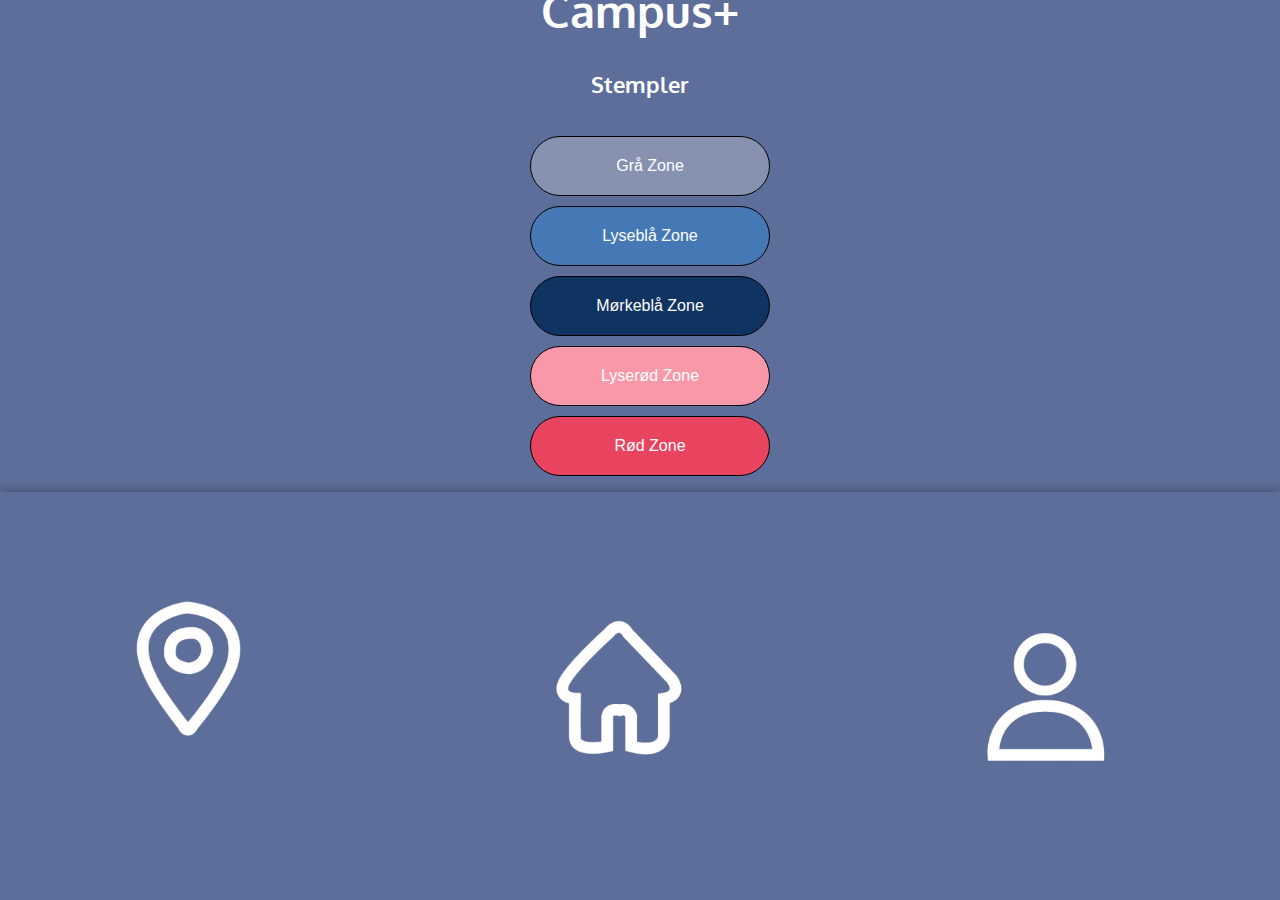
<file: stempler.html>
<!DOCTYPE html>
<html lang="en">
<head>
    <meta charset="UTF-8">
    <meta name="viewport" content="width=device-width, initial-scale=1" />
    <link rel="stylesheet" href="styles.css">
    <link rel="preconnect" href="https://fonts.googleapis.com">
    <link rel="preconnect" href="https://fonts.gstatic.com" crossorigin>
    <link href="https://fonts.googleapis.com/css2?family=Italianno&family=Merriweather+Sans&family=Montserrat:ital,wght@0,100..900;1,100..900&family=Oxygen:wght@300;400&display=swap" rel="stylesheet">
    <title>Stempler</title>
    <script src="script.js"></script>

    <style>
        body {
            font-family: 'Oxygen', sans-serif; /* Bruger fonten Oxygen som standard */
        }
    </style>

</head>

<body style="background-color:#5D6E9A;">
<h1 id="overskrift2">Campus+</h1>

<h2 id="stemplerne"> Stempler</h2>



<div class="dropdown-container">
    <div class="dropdown">
        <button onclick="myFunction(0)" class="dropbtn" style="background-color: #8692B0;">Grå Zone</button>
        <div id="myDropdown0" class="dropdown-content" style="background-color: #8692B0;">
            <p>QR kode scannes efter besøg hos standholdere i grå Zone</p>
            <img class="qr" src="fotos/qr.png" alt="QR kode">
        </div>
    </div>

    <div class="dropdown">
        <button onclick="myFunction(1)" class="dropbtn" style="background-color: #4678B6;">Lyseblå Zone</button>
        <div id="myDropdown1" class="dropdown-content" style="background-color: #4678B6;">
            <p>QR kode scannes efter besøg hos standholdere i lyseblå Zone</p>
            <img class="qr" src="fotos/qr.png" alt="QR kode">
        </div>
    </div>

    <div class="dropdown">
        <button onclick="myFunction(2)" class="dropbtn" style="background-color: #103461;">Mørkeblå Zone</button>
        <div id="myDropdown2" class="dropdown-content" style="background-color: #103461;">
            <p>QR kode scannes efter besøg hos standholdere i mørkeblå Zone</p>
            <img class="qr" src="fotos/qr.png" alt="QR kode">
        </div>
    </div>

    <div class="dropdown">
        <button onclick="myFunction(3)" class="dropbtn" style="background-color: #F898A8;">Lyserød Zone</button>
        <div id="myDropdown3" class="dropdown-content" style="background-color: #F898A8;">
            <p>QR kode scannes efter besøg hos standholdere i lyserød Zone</p>
            <img class="qr" src="fotos/qr.png" alt="QR kode">
        </div>
    </div>

    <div class="dropdown">
        <button onclick="myFunction(4)" class="dropbtn" style="background-color: #E9445F;">Rød Zone</button>
        <div id="myDropdown4" class="dropdown-content" style="background-color: #E9445F;">
            <p>QR kode scannes efter besøg hos standholdere i rød Zone</p>
            <img class="qr" src="fotos/qr.png" alt="QR kode">
        </div>
    </div>
</div>


<div class="row4">
    <div class="billeder">
        <a href="maps.html"> <img src="fotos/maps.png" alt="maps"></a>
    </div>

    <div class="billeder">
        <a href="homepage.html"> <img src="fotos/home.png" alt="home"></a>
    </div>

    <div class="billeder">
        <a href="dinstand.html"> <img src="fotos/profil.png" alt="profil"></a>
    </div>
</div>


</body>
</html>
</file>
<file: styles.css>
/*------------------------------------CSS for forsiden/index-----------------------------------*/
#velkommen{
    font-size: 45px;
    color: #8692B0;
    text-align-last: right; /*Denne gør at det sidste i teksten bliver rykket til højre = campus+ rykkes*/
    font-family: "Oxygen", sans-serif;
}


#forsidebillede{
    width: 80vw;
    height: 55vw;
    display: block;
    margin-left: auto;
    margin-right: auto;
    margin-top: 31vw;
}

.større-tekst{
    font-size: 50px;
}

#årets{
    font-size: 45px;
    color: #8692B0;
    text-align: right;
    font-family: "Oxygen", sans-serif;
}

.left{
    display: block; /* Holder denne del af tekste på en separat linje */
    text-align: left; /* Tvinger den til venstre */
    font-size: 45px;
    margin-left: 3vw;

}

.stor-tekst{
    font-size: 50px;
    display: block; /*denne gør at de er hver si block */
    margin-right: 7vw;
}

.stor-tekst1{
    font-size: 50px;
    display: block; /*denne gør at de er hver si block */
    margin-right: 2vw;
}

#logind{
    font-size: 20px;
    color: #8692B0;
    background-color: #1A1A2E;
    padding: 4vw 16vw;
    border-radius: 40px;
    border: 1px solid #e9445f;
    position: absolute;
    left: 22vw;
    bottom: 10vw;
    text-decoration: none;
    font-family: "Oxygen", sans-serif;
}

/*-----CSS for logind siden-----------------CSS for logind siden----------------CSS for logind siden------------------*/


#overskrift2{
    font-size: 45px;
    color: white;
    text-align: center;
    margin-top: -2vw;
    font-family: "Oxygen", sans-serif;
}

#log{
    color: white;
    font-size: 40px;
    font-family: "Oxygen", sans-serif;
    padding-left: 25px;
}



/*nedenstående er blevet udarbejdet ved brug at w3schools og AI, samt egent viden - link: https://www.w3schools.com/howto/howto_css_login_form_navbar.asp*/

.topnav {
    justify-content: center;
    align-items: center;
    padding-left: 25px;

}


.login-container {
    max-width: 300px;
    width: 100%;
    background-color: #1A1A2E;
    border-radius: 40px;
    box-shadow: 0 4px 8px rgba(0, 0, 0, 0.2);
}

form {
    display: flex;
    flex-direction: column; /* Ændrer layoutet til at være vertikalt/oven på hinanden */
}

label {
    margin-bottom: 10px;

}

input[type="text"] {
    width: 100%; /* Gør inputfelterne bredere */
    padding: 10px;
    font-size: 16px;
    border: 1px solid #5d6e9a;
    border-radius: 40px;
    margin-bottom: 10px;
    background-color: #1A1A2E;
    color: white;
}

button {
    background-color: #8692b0;
    color: white;
    padding: 15px;
    border: none;
    border-radius: 40px;
    cursor: pointer;
    font-size: 16px;
    margin-left: 20px;
}

button:hover {
    background-color: #e9445f; /* En lidt mørkere farve for at indikere hover-effekt */
}


/* -------------------------*/


#logindd{
    background-color: #8692b0;
    color: white;
    padding: 15px;
    border: none;
    border-radius: 40px;
    cursor: pointer;
    font-size: 16px;
    margin-left: 20px;
    text-align: center;
    text-decoration: none;
}

#opret{
    text-decoration: none;
    margin-left: 60px;
    color: #8692B0;
}

.opret{
    margin-top: 10px;
}

.stor-tekst2{
   color: #e9445f;
}

/*--------CSS for opret-----------------CSS for opret----------------------------cSS for opret-----------------*/



#bruger{
    color: white;
    font-size: 40px;
    font-family: "Oxygen", sans-serif;
    padding-left: 25px;
}
/*nedenstående er blevet udarbejdet ved brug at w3schools og AI, samt egent viden - link: https://www.w3schools.com/howto/howto_css_signup_form.asp*/


.signup-form {
    max-width: 400px;
    background-color: #1A1A2E;
    border-radius: 40px;
    box-shadow: 0 4px 8px rgba(0, 0, 0, 0.2);
    padding: 20px;
    margin: auto;
}

.signup-form h1 {
    color: #8692B0;
    text-align: center;
    margin-bottom: 20px;
    font-size: 24px;
}

.signup-form hr {
    border: 0;
    height: 1px;
    background: #8692B0;
    margin: 10px 0 20px;
}

.signup-form label {
    display: block;
    margin-bottom: 10px;
    color: white;
}

.signup-form input[type="text"],
.signup-form input[type="password"] {
    width: 100%;
    padding: 10px;
    font-size: 16px;
    border: 1px solid #5d6e9a;
    border-radius: 40px;
    margin-bottom: 10px;
    background-color: #1A1A2E; /* Baggrundsfarve for inputfelter */
    color: white;
}

.signup-form input[type="checkbox"] {
    margin-right: 10px;
}

.signup-form button {
    background-color: #8692B0;
    color: white;
    padding: 15px;
    border: none;
    border-radius: 40px;
    cursor: pointer;
    font-size: 16px;
    width: 100%; /* Gør knappen bred */
    margin-top: 10px;
}

.signup-form button:hover {
    background-color: #e9445f; /* Hover-effekt */
}

.signup-form .clearfix {
    display: flex;
    justify-content: center;
}
/*-----------------------------------------------------------*/

#oprettt{
    padding: 20px 80px;
    background-color: #8692b0;
    border-radius: 40px;
    text-decoration: none;
    color: white;
}


/*------------CSS for homepage------------CSS for homepage-------------------CSS for homepage----------------------*/
.buttons-container {
    display: grid;
    grid-template-columns: repeat(2, 1fr); /* Tre kolonner */
    grid-template-rows: repeat(2, auto); /* To rækker, hvor den første række har to knapper, og den næste har tre */
    gap: 20px; /* Mellemrum mellem knapperne */
    justify-items: center; /* Center knapperne horisontalt */
    max-width: 900px; /* Begræns bredden for at holde det kompakt */
    margin-top: 80px;
}

.button {
    display: flex;
    justify-content: center;
    align-items: center;
    text-align: center;
    text-decoration: none; /* Fjern understregning */
    color: white; /* Tekstfarve */
    font-size: 18px;
    font-weight: bold;
    padding: 20px; /* Indre afstand */
    border-radius: 20px; /* Rundede hjørner */
    transition: transform 0.2s, background-color 0.3s;
}


/* Farver til knapperne */
.mad {
    background-color: #8692B0; /* Lyseblå */
    width: 130px; /* Fast bredde */
    height: 140px; /* Fast højde */
}

.stand {
    background-color: #1D3557; /* Mørkeblå */
    width: 130px; /* Fast bredde */
    height: 160px; /* Fast højde */
}

.stempler {
    background-color: #5d6e9a; /* Mørkere blågrå */
    width: 140px; /* Fast bredde */
    height: 50px; /* Fast højde */
}

.evaluering {
    background-color: #4678b6; /* Blå */
    width: 140px; /* Fast bredde */
    height: 90px; /* Fast højde */
    margin-top: -95px;
}

.forum {
    background-color: #e9445f; /* Rød */
    width: 140px; /* Fast bredde */
    height: 180px; /* Fast højde */
    margin-top: -170px;
}

/* Hover-effekt */
.button:hover {
    transform: scale(1.05); /* Lidt større */
    opacity: 0.9; /* Gennemsigtighed */
}


.row {
    position: fixed; /* Gør elementet fast placeret i bunden */
    bottom: 0; /* Placer det ved bunden */
    left: 0;
    width: 100%; /* Strækker sig over hele bredden */
    display: flex; /* Arranger elementerne i en række */
    justify-content: space-around; /* Giver jævn fordeling mellem billeder */
    background-color: #1A1A2E; /* Baggrundsfarve for området */
    padding: 10px 0; /* Tilføjer lidt afstand omkring billederne */
    box-shadow: 0 -4px 8px rgba(0, 0, 0, 0.2); /* Giver en skygge-effekt */
}


/* Styling til billederne */
.billeder img {
    width: 90%; /* Fast bredde for billederne */
    height: auto; /* Bevarer proportionerne */
    border-radius: 10px; /* Bløde kanter */
    transition: transform 0.2s; /* Hover-animation */
}

.billeder img:hover {
    transform: scale(1.1); /* Forstør billedet lidt ved hover */
}

/* Fjerner understregning på links */
.billeder a {
    text-decoration: none;
}


/*------------CSS for madogkaffe ------------CSS for madogkaffe-------------------CSS for madogkaffe ----------------------*/

#madogkaffe{
    font-size: 22px;
    color: white;
    text-align: center;
}



#madbillet {
    display: flex; /* Gør knappen til en flex-container */
    align-items: center; /* Center tekst og billede vertikalt */
    color: white; /* Tekstfarve */
    background-color: #e9445f;
    font-size: 30px;
    font-weight: bold;
    padding: 20px; /* Indre afstand */
    border-radius: 20px; /* Rundede hjørner */
    text-decoration: none;
    position: absolute;
    right: 0;
    margin-top: 80px;
    gap: 70px; /* Mellemrum mellem tekst og billede */
}

.knap-billede {
    width: 25vw; /* Justér billedstørrelse */
    height: auto; /* Bevar proportioner */
    order: 1; /* Sørger for, at billedet vises efter teksten */
}



#kaffebillet{
    display: flex; /* Gør knappen til en flex-container */
    align-items: center; /* Center tekst og billede vertikalt */
    color: white; /* Tekstfarve */
    background-color: #4678b6;
    font-size: 30px;
    font-weight: bold;
    padding: 15px; /* Indre afstand */
    border-radius: 20px; /* Rundede hjørner */
    text-decoration: none;
    position: absolute;
    right: 0;
    margin-top: 70vw;
    gap: 89px; /* Mellemrum mellem tekst og billede */
}
.knap-billede1{
    width: 20vw; /* Justér billedstørrelse */
    height: auto; /* Bevar proportioner */
    order: 1; /* Sørger for, at billedet vises efter teksten */
}


.row1 {
    position: fixed; /* Gør elementet fast placeret i bunden */
    bottom: 0; /* Placer det ved bunden */
    left: 0;
    width: 100%; /* Strækker sig over hele bredden */
    display: flex; /* Arranger elementerne i en række */
    justify-content: space-around; /* Giver jævn fordeling mellem billeder */
    background-color: #8692b0; /* Baggrundsfarve for området */
    padding: 10px 0; /* Tilføjer lidt afstand omkring billederne */
    box-shadow: 0 -4px 8px rgba(0, 0, 0, 0.2); /* Giver en skygge-effekt */
}


/*----------css for madbillet---------------------css for madbillet------------------css for mad billet--------*/


#madbilletten{
    font-size: 22px;
    color: white;
    text-align: center;
}

#maden{
    width: 96vw;
    margin-top: 20px;
    border-radius: 30px;
}

#noodles{
    color: white;
    text-align: center;
    font-size: 25px;
}


.madbillet {
    margin-left: 12vw;
    margin-top: 10vw;
}


#indlos-knap {
    background-color: #8692b0;
    color: white;
    border: none;
    border-radius: 40px;
    padding: 16px 90px;
    cursor: pointer;
    font-size: 22px;
}

#indlos-knap:hover {
    background-color: #5d6e9a;
}

#indlos-knap.indlost {
    background-color: #103461;
    color: #fff;
    cursor: not-allowed;
}


.row2{
    position: fixed; /* Gør elementet fast placeret i bunden */
    bottom: 0; /* Placer det ved bunden */
    left: 0;
    width: 100%; /* Strækker sig over hele bredden */
    display: flex; /* Arranger elementerne i en række */
    justify-content: space-around; /* Giver jævn fordeling mellem billeder */
    background-color: #e9445f; /* Baggrundsfarve for området */
    padding: 10px 0; /* Tilføjer lidt afstand omkring billederne */
    box-shadow: 0 -4px 8px rgba(0, 0, 0, 0.2); /* Giver en skygge-effekt */
}



/*------------CSS for kaffebillet-------------CSS for kafebillet___________CSS for kaffebillet_________*/


#kaffebilletten{
    font-size: 22px;
    color: white;
    text-align: center;
}


.row3{
    position: fixed; /* Gør elementet fast placeret i bunden */
    bottom: 0; /* Placer det ved bunden */
    left: 0;
    width: 100%; /* Strækker sig over hele bredden */
    display: flex; /* Arranger elementerne i en række */
    justify-content: space-around; /* Giver jævn fordeling mellem billeder */
    background-color: #4678b6; /* Baggrundsfarve for området */
    padding: 10px 0; /* Tilføjer lidt afstand omkring billederne */
    box-shadow: 0 -4px 8px rgba(0, 0, 0, 0.2); /* Giver en skygge-effekt */
}


#kaffen{
    width: 96vw;
    margin-top: 20px;
    border-radius: 30px;
}

#kaffe{
    color: white;
    text-align: center;
    font-size: 16px;
    padding: 10px 10px;
}


/*-----------CSS for forum-----------CSS for forum-------------------------CSS for forum----------*/

#forum{
    font-size: 22px;
    color: white;
    text-align: center;
}



/*------------------CSS for stempler---------------CSS for stempler-------------------------CSS for stempler----------*/


#stemplerne{
    font-size: 22px;
    color: white;
    text-align: center;
}


.qr{
    width: 68vw;
}

/* Container for dropdowns */
.dropdown-container {
    display: flex;
    flex-direction: column;
    align-items: center;
    justify-content: center;
    padding: 20px;
    color: white;
}

/* Dropdown Button */
.dropbtn {
    color: white;
    padding: 10px 20px;
    font-size: 16px;
    cursor: pointer;
    width: 240px;
    height: 60px;
    margin-bottom: 10px;
    border: 1px solid black;
}

/* Dropdown button on hover & focus */
.dropbtn:hover, .dropbtn:focus {
    opacity: 0.8;

}

/* The container <div> - needed to position the dropdown content */
.dropdown {
    position: relative;
}

/* Dropdown Content */
.dropdown-content {
    display: none;
    position: absolute;
    box-shadow: 0px 8px 16px 0px rgba(0,0,0,0.2);
    z-index: 1;
    padding: 8px;
    width: 68vw;
    height: 80vw;
}

/* Links inside the dropdown */
.dropdown-content p, .dropdown-content img {
    margin: 0;
    padding: 0;
}

/* Change color of dropdown links on hover */
.dropdown-content p:hover, .dropdown-content img:hover {
    background-color: rgba(0,0,0,0.1);
}

/* Show the dropdown menu (use JS to add this class to the .dropdown-content container when the user clicks on the dropdown button) */
.show {display:block;}


.row4{
    position: fixed; /* Gør elementet fast placeret i bunden */
    bottom: 0; /* Placer det ved bunden */
    left: 0;
    width: 100%; /* Strækker sig over hele bredden */
    display: flex; /* Arranger elementerne i en række */
    justify-content: space-around; /* Giver jævn fordeling mellem billeder */
    background-color: #5D6E9A; /* Baggrundsfarve for området */
    padding: 10px 0; /* Tilføjer lidt afstand omkring billederne */
    box-shadow: 0 -4px 8px rgba(0, 0, 0, 0.2); /* Giver en skygge-effekt */
}




/* Spørgsmål */
.questions {
    display: flex;
    flex-direction: column;
    gap: 10px;
    margin-top: 20px;
}

.question {
    background-color: #4678B6;
    padding: 10px;
    border-radius: 10px;
    text-align: left;
    font-size: 14px;
    cursor: pointer;
}

/* Knappen til spørgsmål */
.submit-question {
    background-color: #d92027;
    color: white;
    border: none;
    padding: 10px;
    border-radius: 20px;
    font-size: 14px;
    cursor: pointer;
    width: 100%;
    text-align: center;
    margin-bottom: 20px;
}

/* Popup */
.popup {
    position: fixed;
    top: 0;
    left: 0;
    width: 100%;
    height: 100%;
    background-color: rgba(0, 0, 0, 0.8);
    display: flex;
    justify-content: center;
    align-items: center;
    z-index: 1000;
}

.popup.hidden {
    display: none;
}

.popup-content {
    background-color: #3a3a6e;
    padding: 15px;
    border-radius: 15px;
    width: 90%;
    max-width: 320px;
}

.close {
    position: absolute;
    top: 10px;
    right: 10px;
    color: white;
    font-size: 20px;
    cursor: pointer;
}

.comment-input {
    width: 100%;
    padding: 10px;
    margin-bottom: 15px;
    border-radius: 5px;
    border: none;
    resize: none;
}

.submit-comment {
    width: 100%;
    background-color: #d92027;
    color: white;
    padding: 10px;
    border-radius: 10px;
    border: none;
    cursor: pointer;
    font-size: 14px;
}

/*------------------CSS for din stand---------------CSS for din stand----------------------CSS for din stand-------*/


#dinstand{
    font-size: 22px;
    color: white;
    text-align: center;
}

.farve{
    color: white;
}

.fælles{
    width: 300px;
    padding: 5px;
    font-size: 14px;
    border: 1px solid #000000 !important;

    border-radius: 4px;
    box-sizing: border-box;
    background-color: #103461 !important; /* Ændrer baggrundsfarven til lys blå */
}

#ønsker{
    color: white;
}

.radio-form {
    flex-direction: column;
    gap: 10px; /* Afstand mellem valgmuligheder */
    color: white;
}

.radio-item {
    align-items: center;
    gap: 10px; /* Afstand mellem knap og label */
    color: white;
}

input[type="radio"]:checked + label {
    font-weight: bold; /* Fremhæv valgt label */
    color: #007bff;    /* Skift farve på valgt tekst */
}



/*--------------------------her styles de farvede knapper i din stand----------------*/


#standplacering{
    color: white;
    margin-top: 10vw;
}

/* Stil formularen */
.radio-form {
    display: flex;               /* Brug flexbox layout */
    flex-wrap: wrap;             /* Gør det muligt for bokse at placere sig horisontalt på tværs */
    gap: 10px;                   /* Afstand mellem bokse */
}

/* Skjul de faktiske radioknapper */
.radio-item input[type="radio"] {
    display: none;

}

/* Stil farvebokse */
.radio-item .color-box {
    width: 50px;                 /* Boksens bredde */
    height: 50px;                /* Boksens højde */
    display: inline-block;       /* Brug inline-block for at lave dem liggende */
    border: 1px solid black;     /* Sort kant */
    border-radius: 30px;         /* Runde hjørner */
    cursor: pointer;
    transition: transform 0.2s ease, border-color 0.2s ease; /* Animation ved hover */
}

/* Hover-effekt */
.color-box:hover {
    transform: scale(1.1);       /* Forstør lidt ved hover */
}

/* Markér valgt farve */
input[type="radio"]:checked + .color-box {
    border: 3px solid black;     /* Tykkere kant for valgt farve */
}

.icon{
    width: 70vw;
    margin-left: 20vw;
    margin-top: -95vw;
}


/*--------css for restende spørgsmål-----------css for restende spørgsmål--------------*/
#strøm{
    color: white;
    margin-top: 10vw;
}

.radio-formm {
    flex-direction: column;
    gap: 10px; /* Afstand mellem valgmuligheder */
    color: white;
    padding-bottom: 10vw;
}

.radio-itemm {
    align-items: center;
    gap: 10px; /* Afstand mellem knap og label */
}

input[type="radio"]:checked + label {
    font-weight: bold; /* Fremhæv valgt label */
    color: #007bff;    /* Skift farve på valgt tekst */
}

/* Skjul de faktiske radioknapper */
.radio-itemm input[type="radio"] {
    display: none;
}

#afstand{
    padding-bottom: 40vw;
}

.row5{
    color: #103461;
    left: 0;
    width: 100%; /* Strækker sig over hele bredden */
    display: flex; /* Arranger elementerne i en række */
    justify-content: space-around; /* Giver jævn fordeling mellem billeder */
    padding: 10px 0; /* Tilføjer lidt afstand omkring billederne */
    box-shadow: 0 -4px 8px rgba(0, 0, 0, 0.2); /* Giver en skygge-effekt */
}
</file>
